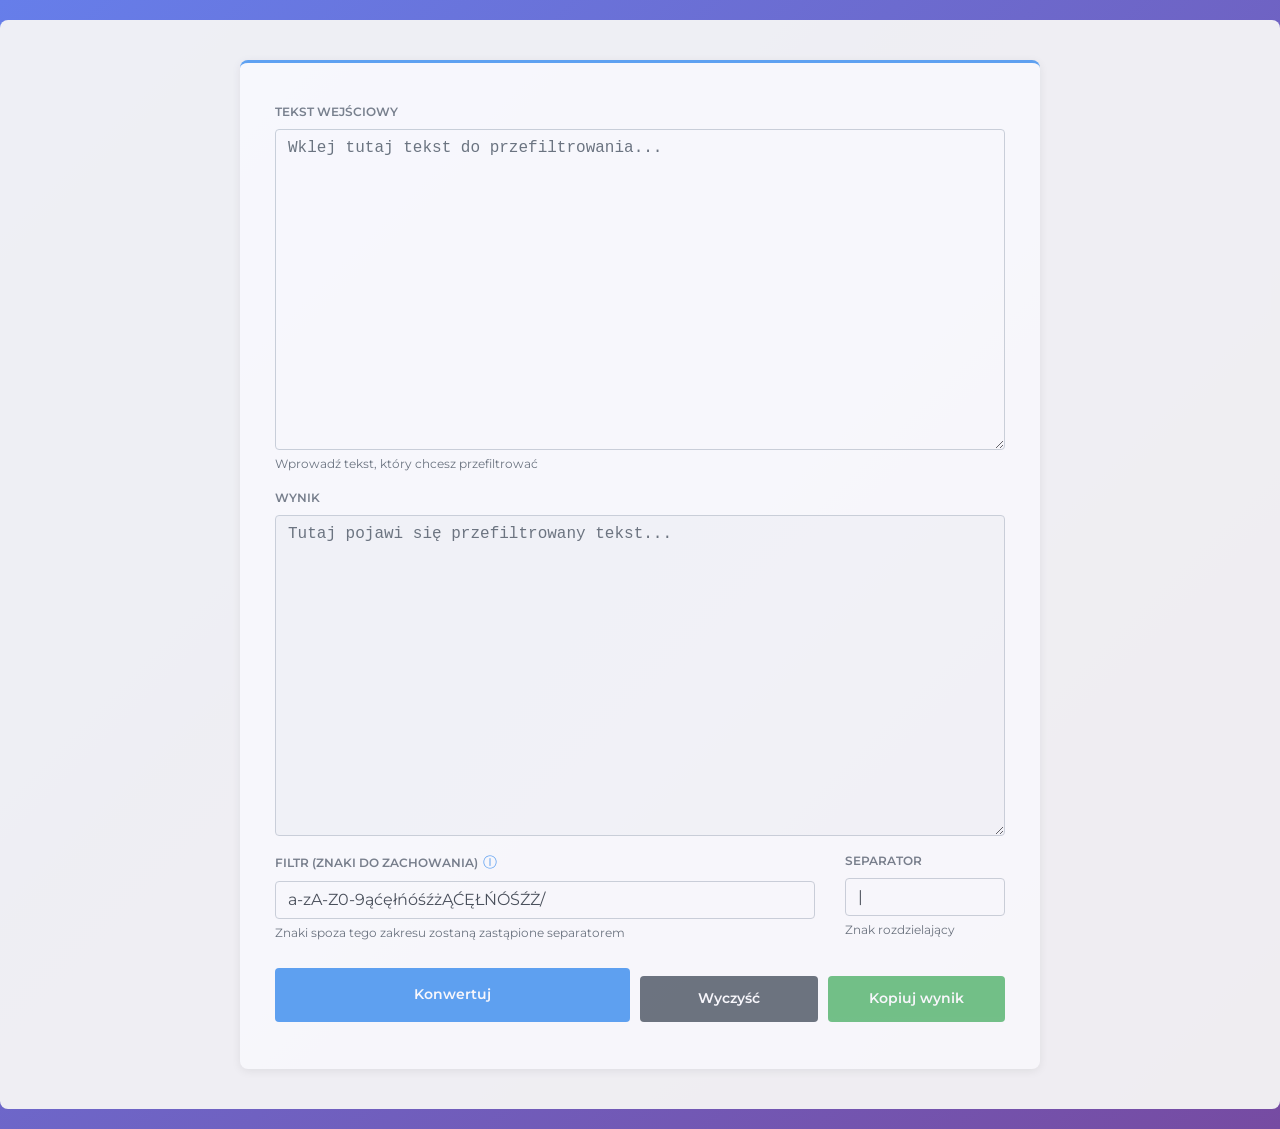
<file: index.html>
<!DOCTYPE html>
<html lang="pl">
<head>
  <title>Filtrator - Narzędzie do filtrowania tekstu</title>
  <meta charset="utf-8">
  <meta name="viewport" content="width=device-width, initial-scale=1">
  <meta name="description" content="Aplikacja do filtrowania i separowania tekstu">
  <link rel="stylesheet" href="https://maxcdn.bootstrapcdn.com/bootstrap/4.0.0/css/bootstrap.min.css">
  <link href="https://fonts.googleapis.com/css?family=Montserrat" rel="stylesheet">
  <link rel="stylesheet" href="main.css">
</head>
<body>
  <main class="page filtrator">
    <section class="filtrator-form">
      <div class="container">
        <form id="form1" name="form1" aria-label="Formularz filtrowania tekstu">
          <div class="filtrator-app">
            <div class="row">
              <div class="form-group col-sm-12">
                <label for="textIn">Tekst wejściowy</label>
                <textarea 
                  id="textIn" 
                  name="textIn" 
                  class="form-control" 
                  rows="12" 
                  placeholder="Wklej tutaj tekst do przefiltrowania..."
                  aria-describedby="textInHelp"
                ></textarea>
                <small id="textInHelp" class="form-text text-muted">
                  Wprowadź tekst, który chcesz przefiltrować
                </small>
              </div>
              
              <div class="form-group col-sm-12">
                <label for="textOut">Wynik</label>
                <textarea 
                  id="textOut" 
                  name="textOut" 
                  class="form-control" 
                  rows="12" 
                  readonly
                  aria-live="polite"
                  placeholder="Tutaj pojawi się przefiltrowany tekst..."
                ></textarea>
              </div>
              
              <div class="form-group col-sm-9">
                <label for="keepText">
                  Filtr (znaki do zachowania)
                  <span class="info-icon" title="Wprowadź znaki, które mają zostać zachowane. Można używać zakresów, np. a-z">ⓘ</span>
                </label>
                <input 
                  id="keepText" 
                  name="keepText" 
                  type="text" 
                  class="form-control" 
                  value="a-zA-Z0-9ąćęłńóśźżĄĆĘŁŃÓŚŹŻ/"
                  aria-describedby="keepTextHelp"
                >
                <small id="keepTextHelp" class="form-text text-muted">
                  Znaki spoza tego zakresu zostaną zastąpione separatorem
                </small>
              </div>
              
              <div class="form-group col-sm-3">
                <label for="divider">Separator</label>
                <input 
                  id="divider" 
                  name="divider" 
                  type="text" 
                  class="form-control" 
                  value="|"
                  maxlength="5"
                  aria-describedby="dividerHelp"
                >
                <small id="dividerHelp" class="form-text text-muted">
                  Znak rozdzielający
                </small>
              </div>
              
              <div class="form-group col-sm-12">
                <div class="button-group">
                  <button 
                    id="convertBtn" 
                    type="button" 
                    class="btn btn-primary btn-block"
                  >
                    Konwertuj
                  </button>
                  <button 
                    id="clearBtn" 
                    type="button" 
                    class="btn btn-secondary btn-block"
                  >
                    Wyczyść
                  </button>
                  <button 
                    id="copyBtn" 
                    type="button" 
                    class="btn btn-success btn-block"
                    disabled
                  >
                    Kopiuj wynik
                  </button>
                </div>
              </div>
              
              <!-- Alert dla komunikatów -->
              <div class="col-sm-12">
                <div id="alertBox" class="alert" role="alert" style="display: none;"></div>
              </div>
            </div>
          </div>
        </form>
      </div>
    </section>
  </main>
  
  <script src="main.js"></script>
  <script src="https://maxcdn.bootstrapcdn.com/bootstrap/4.0.0/js/bootstrap.min.js"></script>
</body>
</html>
</file>
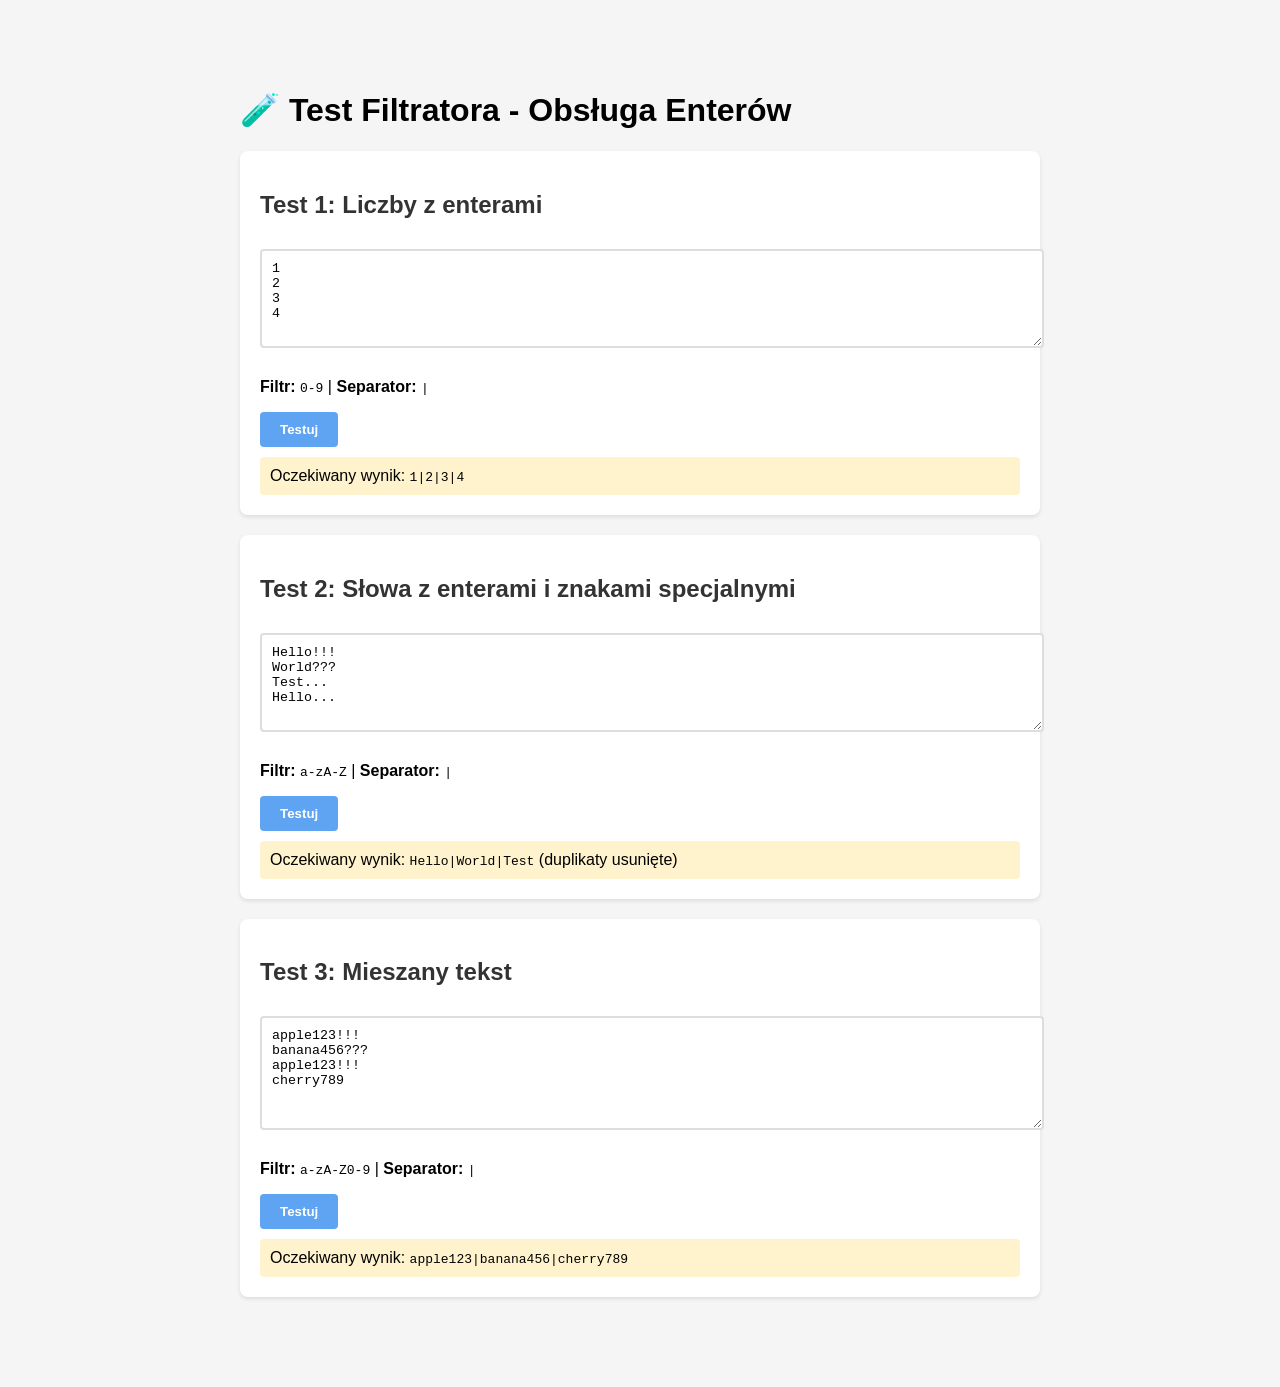
<file: test-newlines.html>
<!DOCTYPE html>
<html lang="pl">
<head>
  <title>Test Filtratora - Newlines</title>
  <meta charset="utf-8">
  <style>
    body { 
      font-family: Arial, sans-serif; 
      max-width: 800px; 
      margin: 50px auto; 
      padding: 20px;
      background: #f5f5f5;
    }
    .test-case {
      background: white;
      padding: 20px;
      margin: 20px 0;
      border-radius: 8px;
      box-shadow: 0 2px 4px rgba(0,0,0,0.1);
    }
    h2 { color: #333; }
    textarea { 
      width: 100%; 
      padding: 10px; 
      font-family: monospace;
      border: 2px solid #ddd;
      border-radius: 4px;
      margin: 10px 0;
    }
    button {
      background: #5ea4f3;
      color: white;
      border: none;
      padding: 10px 20px;
      border-radius: 4px;
      cursor: pointer;
      font-weight: bold;
    }
    button:hover { background: #4a8dd9; }
    .result {
      background: #e8f5e9;
      padding: 15px;
      border-radius: 4px;
      margin-top: 10px;
      font-family: monospace;
      white-space: pre-wrap;
    }
    .expected {
      background: #fff3cd;
      padding: 10px;
      border-radius: 4px;
      margin-top: 10px;
    }
  </style>
</head>
<body>
  <h1>🧪 Test Filtratora - Obsługa Enterów</h1>
  
  <div class="test-case">
    <h2>Test 1: Liczby z enterami</h2>
    <textarea id="test1" rows="5">1
2
3
4</textarea>
    <p><strong>Filtr:</strong> <code>0-9</code> | <strong>Separator:</strong> <code>|</code></p>
    <button onclick="runTest1()">Testuj</button>
    <div class="expected">Oczekiwany wynik: <code>1|2|3|4</code></div>
    <div id="result1" class="result" style="display:none;"></div>
  </div>

  <div class="test-case">
    <h2>Test 2: Słowa z enterami i znakami specjalnymi</h2>
    <textarea id="test2" rows="5">Hello!!!
World???
Test...
Hello...</textarea>
    <p><strong>Filtr:</strong> <code>a-zA-Z</code> | <strong>Separator:</strong> <code>|</code></p>
    <button onclick="runTest2()">Testuj</button>
    <div class="expected">Oczekiwany wynik: <code>Hello|World|Test</code> (duplikaty usunięte)</div>
    <div id="result2" class="result" style="display:none;"></div>
  </div>

  <div class="test-case">
    <h2>Test 3: Mieszany tekst</h2>
    <textarea id="test3" rows="6">apple123!!!
banana456???
apple123!!!
cherry789</textarea>
    <p><strong>Filtr:</strong> <code>a-zA-Z0-9</code> | <strong>Separator:</strong> <code>|</code></p>
    <button onclick="runTest3()">Testuj</button>
    <div class="expected">Oczekiwany wynik: <code>apple123|banana456|cherry789</code></div>
    <div id="result3" class="result" style="display:none;"></div>
  </div>

  <script>
    // Skopiowana funkcja filterText z main.js
    function filterText(textIn, keepText, divider) {
      // STEP 1: Replace newlines with divider FIRST
      let processed = textIn.replace(/\r?\n/g, divider);
      
      // STEP 2: Escape special regex characters in keepText
      const escapedKeepText = escapeRegexChars(keepText);
      
      // STEP 3: Create regex pattern for filtering
      let filterPattern = new RegExp(`[^${escapedKeepText}]+`, 'gmu');

      // STEP 4: Replace unwanted characters with divider
      let filtered = processed.trim().replace(filterPattern, divider);

      // STEP 5: Remove duplicate delimiters
      const escapedDivider = escapeRegex(divider);
      const duplicateDividerPattern = new RegExp(`${escapedDivider}{2,}`, 'g');
      filtered = filtered.replace(duplicateDividerPattern, divider);
      
      // STEP 6: Remove leading/trailing dividers
      const leadingTrailingPattern = new RegExp(`^${escapedDivider}+|${escapedDivider}+$`, 'g');
      filtered = filtered.replace(leadingTrailingPattern, '');

      // STEP 7: Split, remove duplicates, and rejoin
      const parts = filtered.split(divider);
      const unique = [...new Set(parts)].filter(Boolean);

      return unique.join(divider);
    }

    function escapeRegexChars(str) {
      // DO NOT escape hyphen (-) - it's used for ranges like a-z
      return str
        .replace(/\\/g, '\\\\')
        .replace(/\]/g, '\\]')
        .replace(/\^/g, '\\^');
    }

    function escapeRegex(str) {
      return str.replace(/[.*+?^${}()|[\]\\]/g, '\\$&');
    }

    function runTest1() {
      const input = document.getElementById('test1').value;
      const result = filterText(input, '0-9', '|');
      const resultDiv = document.getElementById('result1');
      resultDiv.textContent = 'Wynik: ' + result;
      resultDiv.style.display = 'block';
      
      if (result === '1|2|3|4') {
        resultDiv.style.background = '#d4edda';
        resultDiv.textContent += ' ✅ POPRAWNE!';
      } else {
        resultDiv.style.background = '#f8d7da';
        resultDiv.textContent += ' ❌ BŁĄD!';
      }
    }

    function runTest2() {
      const input = document.getElementById('test2').value;
      const result = filterText(input, 'a-zA-Z', '|');
      const resultDiv = document.getElementById('result2');
      resultDiv.textContent = 'Wynik: ' + result;
      resultDiv.style.display = 'block';
      
      if (result === 'Hello|World|Test') {
        resultDiv.style.background = '#d4edda';
        resultDiv.textContent += ' ✅ POPRAWNE!';
      } else {
        resultDiv.style.background = '#f8d7da';
        resultDiv.textContent += ' ❌ BŁĄD!';
      }
    }

    function runTest3() {
      const input = document.getElementById('test3').value;
      const result = filterText(input, 'a-zA-Z0-9', '|');
      const resultDiv = document.getElementById('result3');
      resultDiv.textContent = 'Wynik: ' + result;
      resultDiv.style.display = 'block';
      
      if (result === 'apple123|banana456|cherry789') {
        resultDiv.style.background = '#d4edda';
        resultDiv.textContent += ' ✅ POPRAWNE!';
      } else {
        resultDiv.style.background = '#f8d7da';
        resultDiv.textContent += ' ❌ BŁĄD!';
      }
    }
  </script>
</body>
</html>
</file>
<file: main.css>
/* ===== Variables ===== */
:root {
  --primary-color: #5ea4f3;
  --success-color: #28a745;
  --warning-color: #ffc107;
  --danger-color: #dc3545;
  --secondary-color: #6c757d;
  --background-light: #f6f6f6;
  --white: #ffffff;
  --text-muted: #79818a;
  --border-color: rgba(0, 0, 0, 0.1);
  --shadow: 0px 2px 10px rgba(0, 0, 0, 0.075);
  --transition: all 0.3s ease;
}

/* ===== Global Styles ===== */
* {
  box-sizing: border-box;
}

body {
  font-family: 'Montserrat', sans-serif;
  background: linear-gradient(135deg, #667eea 0%, #764ba2 100%);
  min-height: 100vh;
  padding: 20px 0;
}

/* ===== Main Container ===== */
.filtrator-form {
  background-color: var(--background-light);
  opacity: 0.95;
  padding: 40px 15px;
  border-radius: 8px;
}

form {
  border-top: 3px solid var(--primary-color);
  box-shadow: var(--shadow);
  background-color: var(--white);
  padding: 0;
  max-width: 700px;
  margin: auto;
  border-radius: 8px;
  overflow: hidden;
}

/* ===== Form Elements ===== */
.filtrator-app {
  padding: 30px 25px 20px;
}

.form-control {
  font-size: 0.9rem;
  border-radius: 4px;
  border: 1px solid #ced4da;
  transition: var(--transition);
}

.form-control:focus {
  border-color: var(--primary-color);
  box-shadow: 0 0 0 0.2rem rgba(94, 164, 243, 0.25);
  outline: none;
}

textarea.form-control {
  resize: vertical;
  min-height: 150px;
  font-family: 'Courier New', monospace;
  line-height: 1.6;
}

textarea#textOut {
  background-color: #f8f9fa;
  cursor: default;
}

/* ===== Labels ===== */
.filtrator-app label {
  font-size: 12px;
  font-weight: 600;
  margin-bottom: 8px;
  color: var(--text-muted);
  text-transform: uppercase;
  display: flex;
  align-items: center;
  gap: 5px;
}

.info-icon {
  font-size: 14px;
  cursor: help;
  color: var(--primary-color);
  font-weight: normal;
}

/* ===== Form Text (Helper) ===== */
.form-text {
  font-size: 0.75rem;
  margin-top: 5px;
}

/* ===== Buttons ===== */
.button-group {
  display: grid;
  grid-template-columns: 1fr;
  gap: 10px;
  margin-top: 10px;
}

.filtrator-app button {
  padding: 12px 20px;
  font-weight: 600;
  border-radius: 4px;
  transition: var(--transition);
  border: none;
  cursor: pointer;
  font-size: 0.9rem;
}

.btn-primary {
  background-color: var(--primary-color);
  color: var(--white);
}

.btn-primary:hover:not(:disabled) {
  background-color: #4a8dd9;
  transform: translateY(-2px);
  box-shadow: 0 4px 8px rgba(94, 164, 243, 0.3);
}

.btn-secondary {
  background-color: var(--secondary-color);
  color: var(--white);
}

.btn-secondary:hover:not(:disabled) {
  background-color: #5a6268;
  transform: translateY(-2px);
}

.btn-success {
  background-color: var(--success-color);
  color: var(--white);
}

.btn-success:hover:not(:disabled) {
  background-color: #218838;
  transform: translateY(-2px);
}

button:disabled {
  opacity: 0.6;
  cursor: not-allowed;
  transform: none !important;
}

button:active:not(:disabled) {
  transform: translateY(0) !important;
}

/* ===== Alerts ===== */
.alert {
  margin-top: 15px;
  border-radius: 4px;
  padding: 12px 15px;
  font-size: 0.85rem;
  animation: slideDown 0.3s ease;
}

@keyframes slideDown {
  from {
    opacity: 0;
    transform: translateY(-10px);
  }
  to {
    opacity: 1;
    transform: translateY(0);
  }
}

.alert-success {
  background-color: #d4edda;
  border: 1px solid #c3e6cb;
  color: #155724;
}

.alert-warning {
  background-color: #fff3cd;
  border: 1px solid #ffeaa7;
  color: #856404;
}

.alert-danger {
  background-color: #f8d7da;
  border: 1px solid #f5c6cb;
  color: #721c24;
}

.alert-info {
  background-color: #d1ecf1;
  border: 1px solid #bee5eb;
  color: #0c5460;
}

/* ===== Title (if needed) ===== */
.title {
  font-size: 1.2em;
  border-bottom: 1px solid var(--border-color);
  margin-bottom: 1em;
  font-weight: 600;
  padding-bottom: 10px;
  color: #333;
}

/* ===== Responsive Design ===== */
@media (min-width: 576px) {
  .filtrator-app {
    padding: 35px 30px 25px;
  }

  .button-group {
    grid-template-columns: 2fr 1fr 1fr;
  }

  textarea.form-control {
    min-height: 180px;
  }

  .form-control {
    font-size: 1rem;
  }
}

@media (min-width: 768px) {
  form {
    max-width: 800px;
  }

  .filtrator-app {
    padding: 40px 35px 30px;
  }
}

/* ===== Accessibility ===== */
@media (prefers-reduced-motion: reduce) {
  * {
    animation-duration: 0.01ms !important;
    animation-iteration-count: 1 !important;
    transition-duration: 0.01ms !important;
  }
}

/* Focus visible for keyboard navigation */
*:focus-visible {
  outline: 2px solid var(--primary-color);
  outline-offset: 2px;
}

/* ===== Loading State ===== */
button.loading {
  position: relative;
  color: transparent;
}

button.loading::after {
  content: '';
  position: absolute;
  width: 16px;
  height: 16px;
  top: 50%;
  left: 50%;
  margin-left: -8px;
  margin-top: -8px;
  border: 2px solid var(--white);
  border-radius: 50%;
  border-top-color: transparent;
  animation: spinner 0.6s linear infinite;
}

@keyframes spinner {
  to {
    transform: rotate(360deg);
  }
}

/* ===== Print Styles ===== */
@media print {
  body {
    background: white;
  }

  .filtrator-form {
    background: white;
    opacity: 1;
  }

  button, .alert {
    display: none !important;
  }
}
</file>
